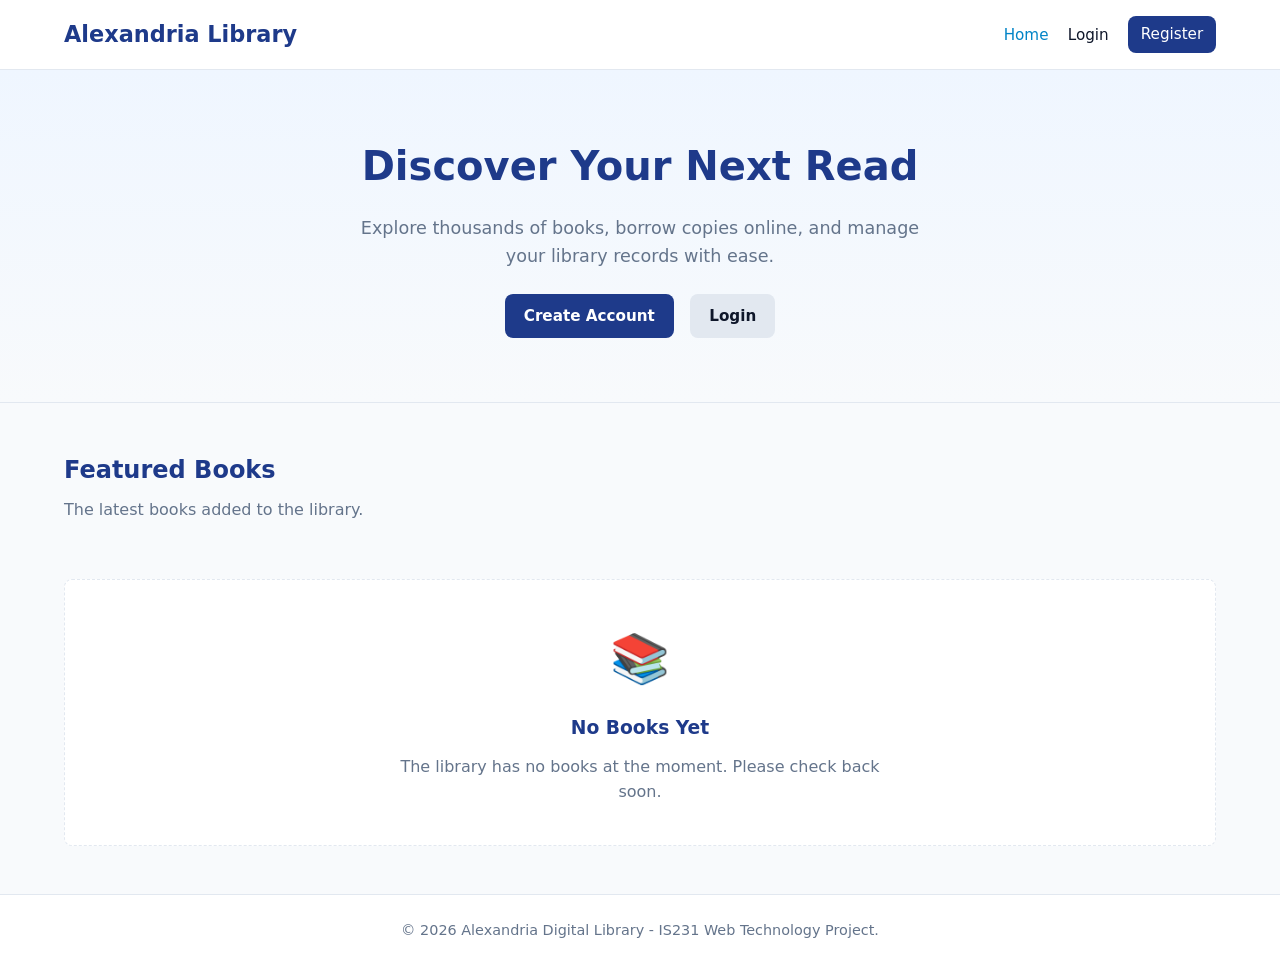
<file: index.html>
<!DOCTYPE html>
<html lang="en">

<head>
  <meta charset="UTF-8">
  <meta name="viewport" content="width=device-width, initial-scale=1.0">
  <title>Alexandria Digital Library | Home</title>
  <link rel="stylesheet" href="css/style.css">
  <style>
    .hero {
      text-align: center;
      padding: 4rem 1rem;
      background: linear-gradient(180deg, #eff6ff 0%, #f8fafc 100%);
      border-bottom: 1px solid var(--border-color);
    }

    .hero h1 {
      font-size: 2.5rem;
      color: var(--primary-color);
      margin-bottom: 1rem;
    }

    .hero p {
      font-size: 1.1rem;
      color: var(--text-muted);
      max-width: 600px;
      margin: 0 auto 1.5rem auto;
    }

    .hero .welcome-text {
      font-weight: 600;
      color: var(--primary-color);
    }

    .hero-actions {
      display: flex;
      gap: 1rem;
      justify-content: center;
      flex-wrap: wrap;
    }

    .featured {
      padding: 3rem 0;
    }

    .featured h2 {
      margin-bottom: 0.5rem;
      color: var(--primary-color);
    }

    .card-top {
      display: flex;
      justify-content: space-between;
      align-items: start;
      margin-bottom: 0.5rem;
    }

    .card .btn {
      text-align: center;
    }
  </style>
</head>

<body>

  <!-- Navbar is built by nav.js from the session role -->
  <header class="navbar" id="navbar"></header>

  <main>
    <section class="hero">
      <div class="container">
        <p id="welcome-text" class="welcome-text" hidden></p>
        <h1>Discover Your Next Read</h1>
        <p>Explore thousands of books, borrow copies online, and manage your library records with ease.</p>
        <!-- Buttons are filled by home.js: guests see Create Account / Login,
             a logged-in user sees the main pages of their role. -->
        <div id="home-actions" class="hero-actions"></div>
      </div>
    </section>

    <section class="container featured">
      <h2>Featured Books</h2>
      <p class="section-description">The latest books added to the library.</p>

      <div class="grid" id="featured-grid"></div>

      <section class="empty-state" id="featured-empty" hidden>
        <div class="empty-icon">
          <span>📚</span>
        </div>
        <h3>No Books Yet</h3>
        <p>The library has no books at the moment. Please check back soon.</p>
      </section>
    </section>
  </main>

  <footer>
    <div class="container">
      <p>&copy; 2026 Alexandria Digital Library - IS231 Web Technology Project.</p>
    </div>
  </footer>

  <script src="js/storage.js" defer></script>
  <script src="js/auth.js" defer></script>
  <script src="js/nav.js" defer></script>
  <script src="js/validation.js" defer></script>
  <script src="js/home.js" defer></script>
</body>

</html>
</file>
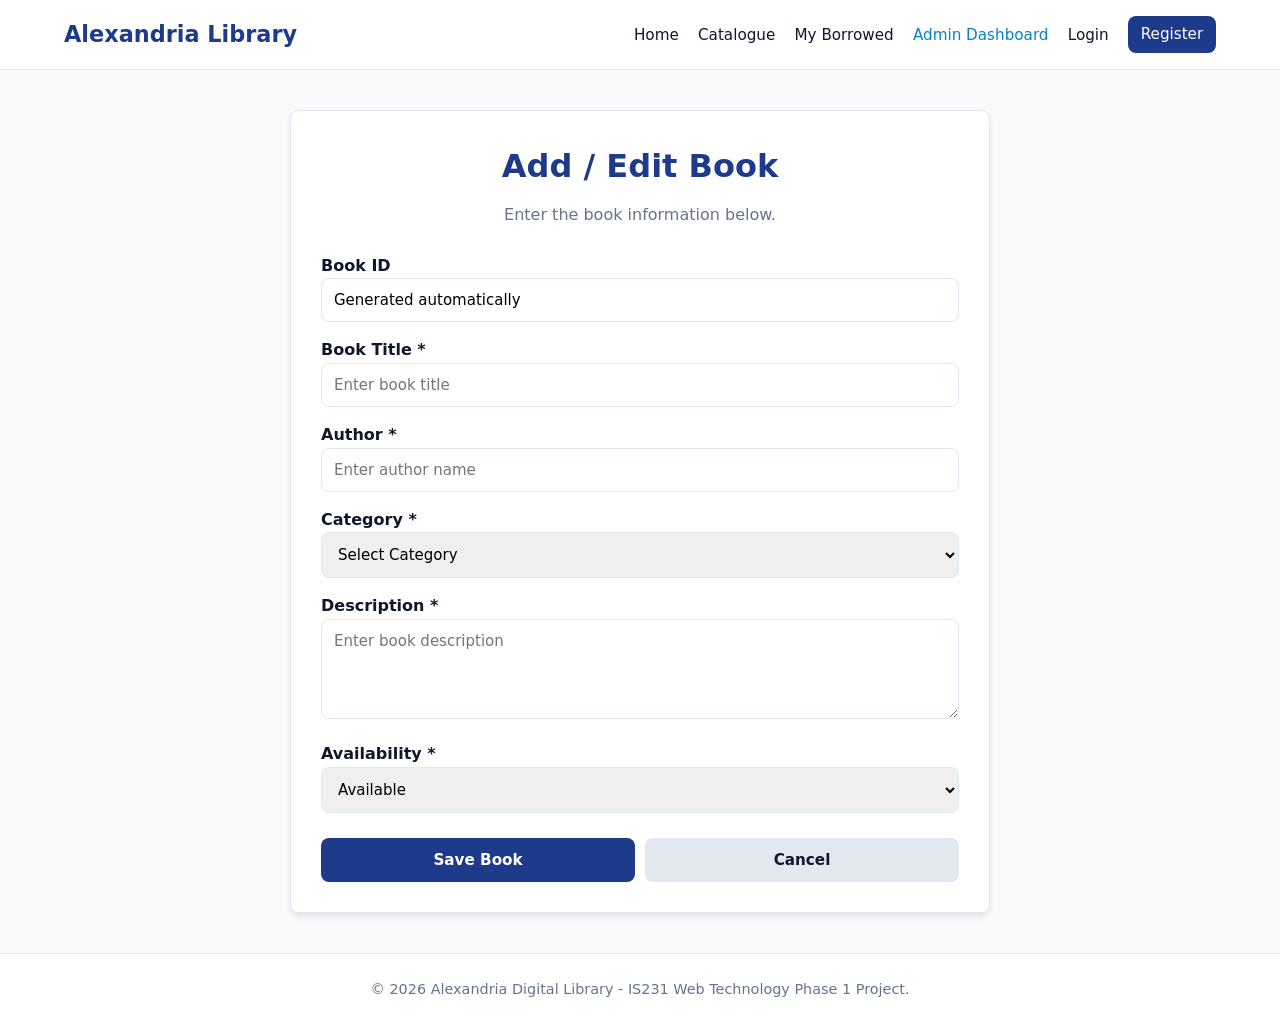
<file: add-edit-book.html>
<!DOCTYPE html>
<html lang="en">

<head>
    <meta charset="UTF-8">
    <meta name="viewport" content="width=device-width, initial-scale=1.0">
    <title>Alexandria Library | Add/Edit Book</title>
    <link rel="stylesheet" href="css/style.css">

    <style>
        .form-container {
            max-width: 700px;
            margin: 40px auto;
            background-color: white;
            padding: 30px;
            border: 1px solid var(--border-color);
            border-radius: var(--radius);
            box-shadow: var(--shadow);
        }

        .form-container h1 {
            color: var(--primary-color);
            margin-bottom: 10px;
            text-align: center;
        }

        .form-container p {
            color: var(--text-muted);
            text-align: center;
            margin-bottom: 25px;
        }

        .book-form {
            display: flex;
            flex-direction: column;
            gap: 15px;
        }

        .book-form label {
            font-weight: 600;
        }

        .book-form input,
        .book-form select,
        .book-form textarea {
            width: 100%;
            padding: 12px;
            border: 1px solid var(--border-color);
            border-radius: var(--radius);
            font-size: 15px;
        }

        .book-form textarea {
            height: 100px;
            resize: vertical;
        }

        .form-buttons {
            display: flex;
            gap: 10px;
            margin-top: 10px;
        }

        .form-buttons .btn {
            text-align: center;
            flex: 1;
        }

        @media (max-width: 600px) {
            .form-container {
                padding: 20px;
            }

            .form-buttons {
                flex-direction: column;
            }
        }
    </style>
</head>

<body>

<header class="navbar">
    <div class="container nav-container">
        <a href="index.html" class="logo">Alexandria Library</a>

        <nav>
            <ul class="nav-links">
                <li><a href="index.html">Home</a></li>
                <li><a href="books.html">Catalogue</a></li>
                <li><a href="my-borrowed.html">My Borrowed</a></li>
                <li><a href="admin-books.html" class="active">Admin Dashboard</a></li>
                <li><a href="login.html">Login</a></li>
                <li><a href="signup.html" class="btn btn-primary btn-register">Register</a></li>
            </ul>
        </nav>
    </div>
</header>

<main class="container">

    <div class="form-container">

        <h1>Add / Edit Book</h1>
        <p>Enter the book information below.</p>

        <form class="book-form">

            <div>
                <label for="book-id">Book ID</label>
                <input type="text" id="book-id" name="book-id"
                       value="Generated automatically" readonly>
            </div>

            <div>
                <label for="title">Book Title *</label>
                <input type="text" id="title" name="title"
                       placeholder="Enter book title" required>
            </div>

            <div>
                <label for="author">Author *</label>
                <input type="text" id="author" name="author"
                       placeholder="Enter author name" required>
            </div>

            <div>
                <label for="category">Category *</label>
                <select id="category" name="category" required>
                    <option value="">Select Category</option>
                    <option value="programming">Programming</option>
                    <option value="networking">Networking</option>
                    <option value="database">Database</option>
                    <option value="science">Science</option>
                    <option value="literature">Literature</option>
                </select>
            </div>

            <div>
                <label for="description">Description *</label>
                <textarea id="description" name="description"
                          placeholder="Enter book description" required></textarea>
            </div>

            <div>
                <label for="availability">Availability *</label>
                <select id="availability" name="availability" required>
                    <option value="available">Available</option>
                    <option value="borrowed">Borrowed</option>
                </select>
            </div>

            <div class="form-buttons">
                <button type="button" class="btn btn-primary">
                    Save Book
                </button>

                <a href="admin-books.html" class="btn btn-secondary">
                    Cancel
                </a>
            </div>

        </form>

    </div>

</main>

<footer>
    <div class="container">
        <p>&copy; 2026 Alexandria Digital Library - IS231 Web Technology Phase 1 Project.</p>
    </div>
</footer>

</body>
</html>
</file>
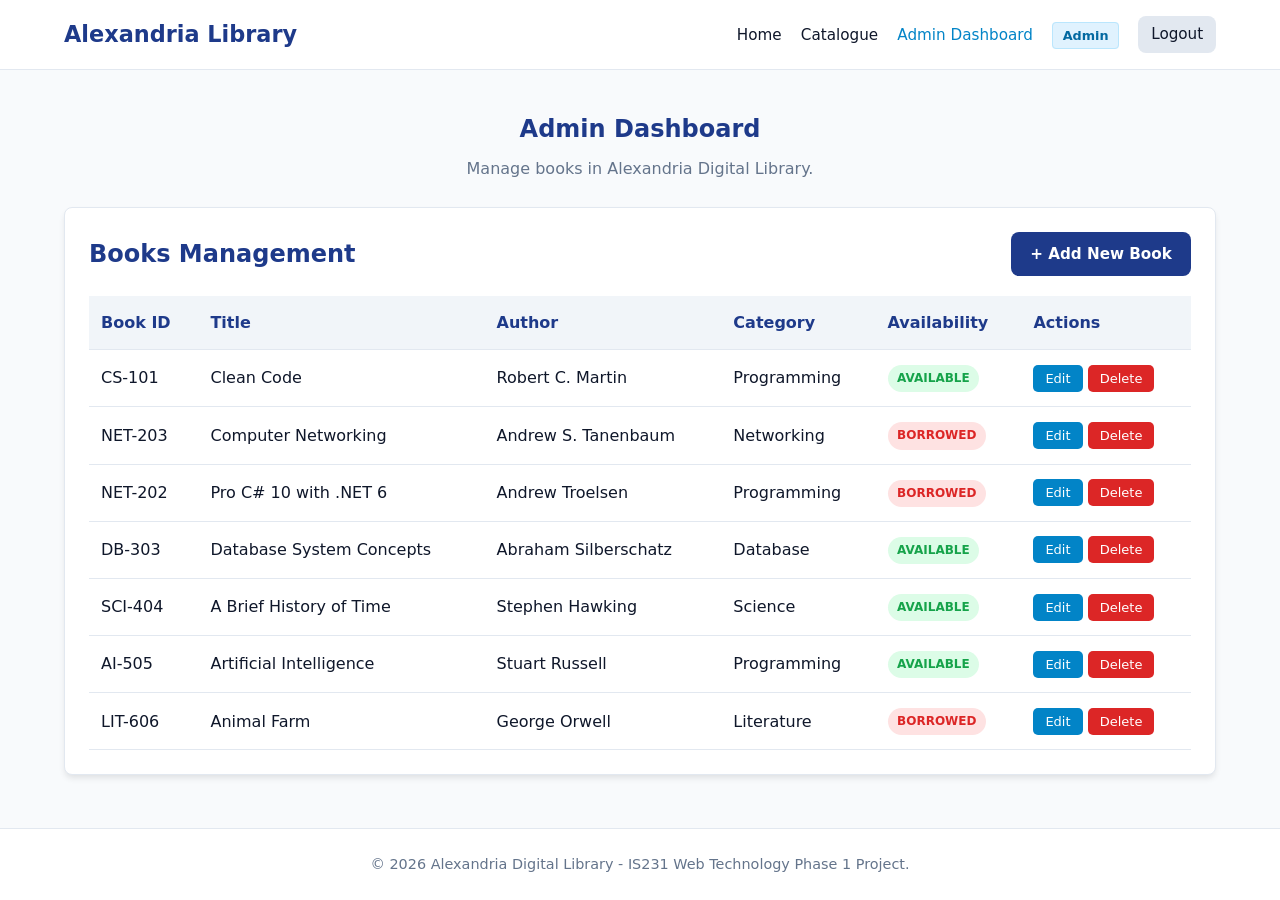
<file: admin-books.html>
<!DOCTYPE html>
<html lang="en">

<head>
    <meta charset="UTF-8">
    <meta name="viewport" content="width=device-width, initial-scale=1.0">
    <title>Alexandria Digital Library | Admin Dashboard</title>
    <link rel="stylesheet" href="css/style.css">

    <style>
        .admin-header {
            text-align: center;
            padding: 40px 16px 25px;
        }

        .admin-header h1 {
            color: var(--primary-color);
            margin-bottom: 8px;
        }

        .admin-section {
            background: white;
            padding: 24px;
            border: 1px solid var(--border-color);
            border-radius: var(--radius);
            box-shadow: var(--shadow);
            margin-bottom: 32px;
        }

        .admin-top {
            display: flex;
            justify-content: space-between;
            align-items: center;
            flex-wrap: wrap;
            gap: 15px;
            margin-bottom: 20px;
        }

        .admin-top h2 {
            color: var(--primary-color);
        }

        .table-wrapper {
            overflow-x: auto;
        }

        .books-table {
            width: 100%;
            border-collapse: collapse;
            text-align: left;
            min-width: 750px;
        }

        .books-table th,
        .books-table td {
            padding: 14px 12px;
            border-bottom: 1px solid var(--border-color);
        }

        .books-table th {
            background-color: #f1f5f9;
            color: var(--primary-color);
        }

        .books-table tr:hover {
            background-color: #f8fafc;
        }

        .edit-btn {
            color: white;
            background-color: var(--secondary-color);
            padding: 6px 12px;
            border-radius: 5px;
            text-decoration: none;
            font-size: 13px;
        }

        .delete-btn {
            color: white;
            background-color: var(--danger);
            padding: 6px 12px;
            border: none;
            border-radius: 5px;
            font-size: 13px;
            cursor: pointer;
        }

        @media (max-width: 768px) {
            .admin-section {
                padding: 15px;
            }
        }
    </style>
</head>

<body>

<header class="navbar">
    <div class="container nav-container">
        <a href="index.html" class="logo">Alexandria Library</a>

        <nav>
            <ul class="nav-links">
                <li><a href="index.html">Home</a></li>
                <li><a href="books.html">Catalogue</a></li>
                <li><a href="admin-books.html" class="active">Admin Dashboard</a></li>
                <li><span class="role-badge">Admin</span></li>
                <li><a href="index.html" class="btn btn-secondary btn-logout">Logout</a></li>
            </ul>
        </nav>
    </div>
</header>

<main class="container">

    <section class="admin-header">
        <h1>Admin Dashboard</h1>
        <p style="color: var(--text-muted);">
            Manage books in Alexandria Digital Library.
        </p>
    </section>

    <section class="admin-section">

        <div class="admin-top">
            <h2>Books Management</h2>

            <a href="add-edit-book.html" class="btn btn-primary">
                + Add New Book
            </a>
        </div>

        <div class="table-wrapper">
            <table class="books-table" id="books-table">

                <thead>
                <tr>
                    <th>Book ID</th>
                    <th>Title</th>
                    <th>Author</th>
                    <th>Category</th>
                    <th>Availability</th>
                    <th>Actions</th>
                </tr>
                </thead>

                <tbody>

                <tr>
                    <td>CS-101</td>
                    <td>Clean Code</td>
                    <td>Robert C. Martin</td>
                    <td>Programming</td>
                    <td><span class="badge badge-available">Available</span></td>
                    <td>
                        <a href="add-edit-book.html" class="edit-btn">Edit</a>
                        <button type="button" class="delete-btn">Delete</button>
                    </td>
                </tr>

                <tr>
                    <td>NET-203</td>
                    <td>Computer Networking</td>
                    <td>Andrew S. Tanenbaum</td>
                    <td>Networking</td>
                    <td><span class="badge badge-borrowed">Borrowed</span></td>
                    <td>
                        <a href="add-edit-book.html" class="edit-btn">Edit</a>
                        <button type="button" class="delete-btn">Delete</button>
                    </td>
                </tr>

                <tr>
                    <td>NET-202</td>
                    <td>Pro C# 10 with .NET 6</td>
                    <td>Andrew Troelsen</td>
                    <td>Programming</td>
                    <td><span class="badge badge-borrowed">Borrowed</span></td>
                    <td>
                        <a href="add-edit-book.html" class="edit-btn">Edit</a>
                        <button type="button" class="delete-btn">Delete</button>
                    </td>
                </tr>

                <tr>
                    <td>DB-303</td>
                    <td>Database System Concepts</td>
                    <td>Abraham Silberschatz</td>
                    <td>Database</td>
                    <td><span class="badge badge-available">Available</span></td>
                    <td>
                        <a href="add-edit-book.html" class="edit-btn">Edit</a>
                        <button type="button" class="delete-btn">Delete</button>
                    </td>
                </tr>

                <tr>
                    <td>SCI-404</td>
                    <td>A Brief History of Time</td>
                    <td>Stephen Hawking</td>
                    <td>Science</td>
                    <td><span class="badge badge-available">Available</span></td>
                    <td>
                        <a href="add-edit-book.html" class="edit-btn">Edit</a>
                        <button type="button" class="delete-btn">Delete</button>
                    </td>
                </tr>

                <tr>
                    <td>AI-505</td>
                    <td>Artificial Intelligence</td>
                    <td>Stuart Russell</td>
                    <td>Programming</td>
                    <td><span class="badge badge-available">Available</span></td>
                    <td>
                        <a href="add-edit-book.html" class="edit-btn">Edit</a>
                        <button type="button" class="delete-btn">Delete</button>
                    </td>
                </tr>

                <tr>
                    <td>LIT-606</td>
                    <td>Animal Farm</td>
                    <td>George Orwell</td>
                    <td>Literature</td>
                    <td><span class="badge badge-borrowed">Borrowed</span></td>
                    <td>
                        <a href="add-edit-book.html" class="edit-btn">Edit</a>
                        <button type="button" class="delete-btn">Delete</button>
                    </td>
                </tr>

                </tbody>

            </table>
        </div>

    </section>

</main>

<footer>
    <div class="container">
        <p>&copy; 2026 Alexandria Digital Library - IS231 Web Technology Phase 1 Project.</p>
    </div>
</footer>

<script>
    // Simple interactive delete handler
    document.getElementById('books-table').addEventListener('click', function(e) {
        if (e.target.classList.contains('delete-btn')) {
            const row = e.target.closest('tr');
            const title = row.children[1].textContent;
            if (confirm(`Are you sure you want to delete "${title}"?`)) {
                row.remove();
            }
        }
    });
</script>

</body>
</html>
</file>
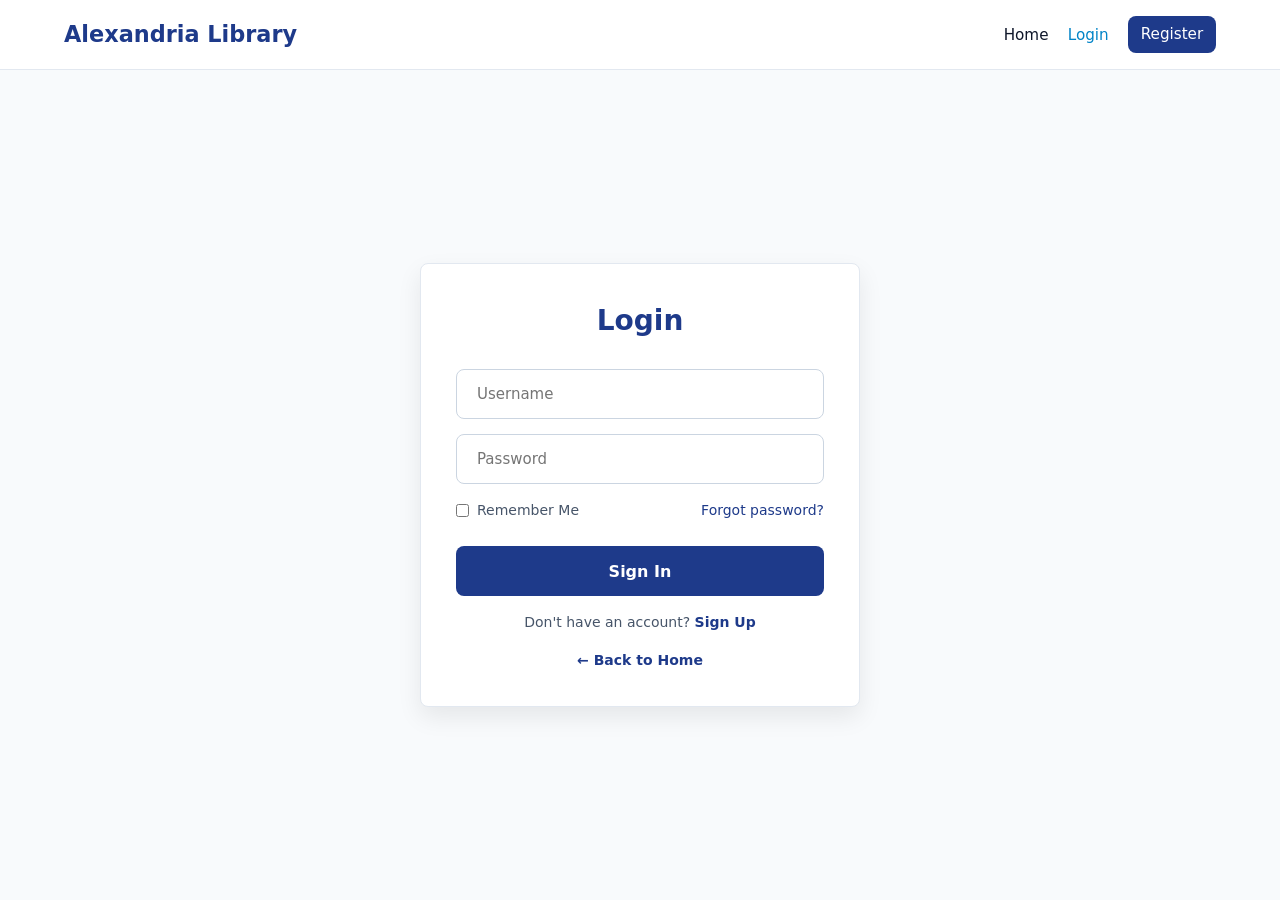
<file: books.html>
<!DOCTYPE html>
<html lang="en">

<head>
    <meta charset="UTF-8">
    <meta name="viewport" content="width=device-width, initial-scale=1.0">
    <title>Alexandria Digital Library | Catalogue</title>
    <link rel="stylesheet" href="css/style.css">
    <style>
        .search-section {
            background: #ffffff;
            padding: 1.5rem;
            border-radius: var(--radius, 10px);
            border: 1px solid var(--border-color, #e2e8f0);
            margin-bottom: 2rem;
        }

        .search-filters {
            display: flex;
            gap: 1rem;
            flex-wrap: wrap;
            align-items: flex-end;
            margin-top: 1rem;
        }

        .filter-group {
            display: flex;
            flex-direction: column;
            gap: 0.35rem;
            flex: 1;
            min-width: 180px;
        }

        .filter-group input,
        .filter-group select {
            padding: 0.6rem 0.8rem;
            border: 1px solid var(--border-color, #cbd5e1);
            border-radius: 6px;
            font-size: 0.95rem;
            outline: none;
        }

        .filter-group input:focus,
        .filter-group select:focus {
            border-color: var(--primary-color, #1e3a8a);
        }

        /* shown or hidden with the hidden attribute from books.js */
        .empty-state {
            text-align: center;
            padding: 3rem 1rem;
            background: #ffffff;
            border-radius: var(--radius, 10px);
            border: 1px dashed var(--border-color, #cbd5e1);
            margin-top: 1.5rem;
        }

        .empty-icon {
            font-size: 3rem;
            margin-bottom: 0.5rem;
        }

        .card-top {
            display: flex;
            justify-content: space-between;
            align-items: start;
            margin-bottom: 0.5rem;
        }

        .card .btn {
            text-align: center;
        }
    </style>
</head>

<body hidden>

    <!-- Navbar is built by nav.js from the session role -->
    <header class="navbar" id="navbar"></header>

    <main class="container" style="padding: 2.5rem 0;">
        <section class="catalogue-header" style="margin-bottom: 2rem;">
            <h1 style="color: var(--primary-color, #1e3a8a); margin-bottom: 0.5rem;">Book Catalogue</h1>
            <p style="color: var(--text-muted, #64748b);">Explore our collection and find your next favorite book.</p>
        </section>


        <section class="search-section">
            <h2 style="font-size: 1.25rem; color: #1e293b;">Search Books</h2>
            <div class="search-filters">
                <div class="filter-group">
                    <label for="book-title"><strong>Book Title</strong></label>
                    <input type="text" id="book-title" name="title" placeholder="Enter book title">
                </div>

                <div class="filter-group">
                    <label for="book-author"><strong>Author</strong></label>
                    <input type="text" id="book-author" name="author" placeholder="Enter author name">
                </div>

                <div class="filter-group">
                    <label for="book-category"><strong>Category</strong></label>
                    <select id="book-category" name="category">
                        <option value="">All Categories</option>
                        <option value="programming">Programming</option>
                        <option value="networking">Networking</option>
                        <option value="database">Database</option>
                        <option value="science">Science</option>
                        <option value="literature">Literature</option>
                    </select>
                </div>

                <button type="button" id="search-btn" class="btn btn-primary" style="height: 42px; padding: 0 1.5rem;">Search</button>
            </div>
        </section>


        <section class="books-section">
            <h2 style="font-size: 1.4rem; color: #1e293b; margin-bottom: 0.25rem;">Books Collection</h2>
            <p style="color: var(--text-muted, #64748b); margin-bottom: 1.5rem;">Browse our books and explore their details.</p>

            <!-- Cards are made by books.js from the books in storage -->
            <div class="grid" id="books-grid"></div>

            <section class="empty-state" id="books-empty" hidden>
                <div class="empty-icon"><span>📚</span></div>
                <h3 id="empty-title">No Books Found</h3>
                <p id="empty-text" style="color: var(--text-muted);">We couldn't find any books matching your search. Try another title, author, or category.</p>
            </section>
        </section>
    </main>

    <footer>
        <div class="container">
            <p>&copy; 2026 Alexandria Digital Library - IS231 Web Technology Project.</p>
        </div>
    </footer>

    <script src="js/storage.js" defer></script>
    <script src="js/auth.js" defer></script>
    <script src="js/nav.js" defer></script>
    <script src="js/validation.js" defer></script>
    <script src="js/books.js" defer></script>
</body>

</html>
</file>
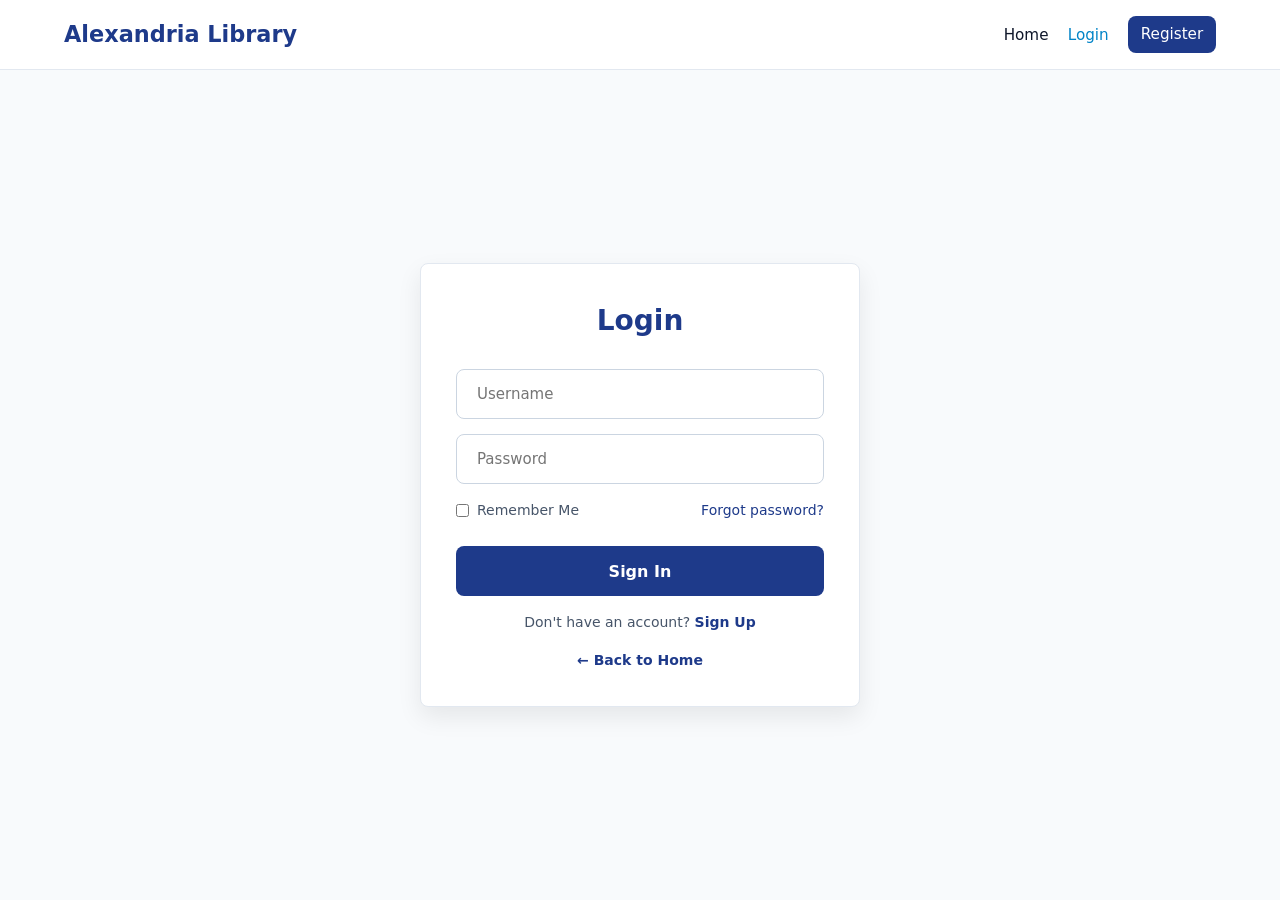
<file: login.html>
<!DOCTYPE html>
<html lang="en">

<head>
    <meta charset="UTF-8">
    <meta name="viewport" content="width=device-width, initial-scale=1.0">
    <title>Alexandria Digital Library | Login</title>
    <link rel="stylesheet" href="css/style.css">

    <style>
        .auth-main {
            flex: 1;
            display: flex;
            justify-content: center;
            align-items: center;
            padding: 24px 16px;
        }

        .login-box {
            display: flex;
            justify-content: center;
            flex-direction: column;
            width: 100%;
            max-width: 440px;
            padding: 35px;
            background: #ffffff;
            border-radius: var(--radius, 12px);
            box-shadow: 0 10px 25px rgba(0, 0, 0, 0.08);
            border: 1px solid var(--border-color, #e2e8f0);
            box-sizing: border-box;
        }

        .login-header {
            text-align: center;
            margin-bottom: 25px;
        }

        .login-header h2 {
            color: #1e3a8a;
            font-size: 28px;
            font-weight: 700;
            margin: 0;
        }

        .input-box {
            margin-bottom: 15px;
        }

        .input-box .input-field {
            width: 100%;
            height: 50px;
            font-size: 15px;
            padding: 0 20px;
            border-radius: 8px;
            border: 1px solid #cbd5e1;
            box-sizing: border-box;
            outline: none;
            transition: border-color 0.2s, box-shadow 0.2s;
        }

        .input-box .input-field:focus {
            border-color: #1e3a8a;
            box-shadow: 0 0 0 3px rgba(30, 58, 138, 0.15);
        }

        /* :valid / :invalid styling (shown after the user visits a field or tries to submit) */
        .input-box .input-field.touched:valid,
        .was-submitted .input-box .input-field:valid {
            border-color: #16a34a;
        }

        .input-box .input-field.touched:invalid,
        .was-submitted .input-box .input-field:invalid {
            border-color: #dc2626;
        }

        .forgot {
            display: flex;
            justify-content: space-between;
            align-items: center;
            margin-bottom: 25px;
            font-size: 14px;
        }

        .forgot section {
            display: flex;
            align-items: center;
            color: #475569;
        }

        #check {
            margin-right: 8px;
            cursor: pointer;
        }

        .forgot label {
            cursor: pointer;
        }

        .forgot a {
            color: #1e3a8a;
            text-decoration: none;
        }

        .forgot a:hover {
            text-decoration: underline;
        }

        .submit-btn {
            width: 100%;
            height: 50px;
            background: #1e3a8a;
            color: #ffffff;
            border: none;
            border-radius: 8px;
            font-size: 16px;
            font-weight: 600;
            cursor: pointer;
            transition: background 0.2s;
        }

        .submit-btn:hover {
            background: #172554;
        }

        .submit-btn:disabled {
            opacity: 0.6;
            cursor: not-allowed;
        }

        .sign-up-link,
        .guest-link {
            text-align: center;
            font-size: 14px;
            margin-top: 15px;
            color: #475569;
        }

        .sign-up-link a,
        .guest-link a {
            color: #1e3a8a;
            font-weight: 600;
            text-decoration: none;
        }

        .sign-up-link a:hover,
        .guest-link a:hover {
            text-decoration: underline;
        }

        .form-message {
            padding: 10px 14px;
            border-radius: 8px;
            margin-bottom: 15px;
            font-size: 14.4px;
            font-weight: 600;
        }

        .form-message-error {
            background: #fee2e2;
            color: #dc2626;
        }

        .form-message-success {
            background: #dcfce7;
            color: #16a34a;
        }
    </style>
</head>

<body>

    <!-- Navbar is built by nav.js from the session role -->
    <header class="navbar" id="navbar"></header>

    <main class="auth-main">
        <div class="login-box">
            <div class="login-header">
                <h2>Login</h2>
            </div>

            <p id="form-message" class="form-message" role="alert" hidden></p>

            <form id="login-form">
                <div class="input-box">
                    <input type="text" id="username" name="username" class="input-field" placeholder="Username"
                        autocomplete="username" required>
                </div>

                <div class="input-box">
                    <input type="password" id="password" name="password" class="input-field" placeholder="Password"
                        autocomplete="current-password" required>
                </div>

                <div class="forgot">
                    <section>
                        <input type="checkbox" id="check" />
                        <label for="check">Remember Me</label>
                    </section>
                    <a href="#">Forgot password?</a>
                </div>

                <button type="submit" class="submit-btn" id="submit">Sign In</button>
            </form>

            <div class="sign-up-link">
                <p>Don't have an account? <a href="signup.html">Sign Up</a></p>
            </div>

            <div class="guest-link">
                <p><a href="index.html">&larr; Back to Home</a></p>
            </div>
        </div>
    </main>

    <script src="js/storage.js" defer></script>
    <script src="js/auth.js" defer></script>
    <script src="js/nav.js" defer></script>
    <script src="js/validation.js" defer></script>
    <script src="js/login.js" defer></script>
</body>

</html>
</file>
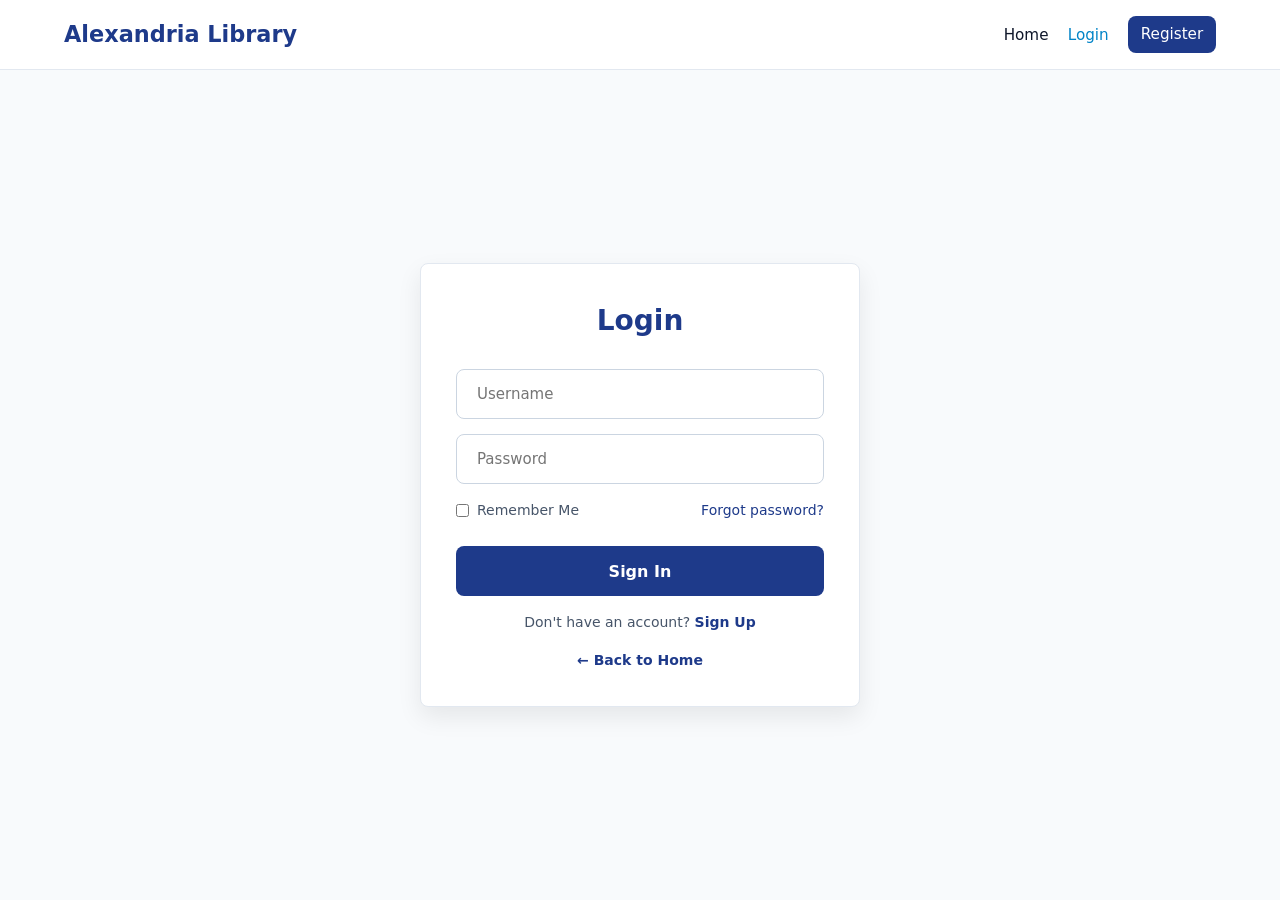
<file: my-borrowed.html>
<!DOCTYPE html>
<html lang="en">

<head>
    <meta charset="UTF-8">
    <meta name="viewport" content="width=device-width, initial-scale=1.0">

    <title>Alexandria Digital Library | My Borrowed Books</title>

    <link rel="stylesheet" href="css/style.css">
    <script src="js/storage.js" defer></script>
    <script src="js/auth.js" defer></script>
    <script src="js/nav.js" defer></script>
    <script src="js/validation.js" defer></script>
    <script src="js/my-borrowed.js" defer></script>
</head>

<body hidden>
    <!-- Dynamic Navbar built by nav.js -->
    <header class="navbar" id="navbar"></header>

    <main class="container">
        <section class="catalogue-header">
            <h1>My Borrowed Books</h1>
            <p>Track the books you currently have and return them when you are done.</p>
        </section>

        <!-- Return alert -->
        <div id="return-alert" class="alert alert-success" role="status" hidden>
            <span id="return-alert-text"></span>
            <button type="button" class="alert-close" id="alert-close" aria-label="Close message">&times;</button>
        </div>

        <!-- Borrowed filter -->
        <section class="search-section">
            <h2>Filter My Books</h2>

            <div class="borrowed-filters">
                <div class="filter-group">
                    <label for="borrowed-title">Book Title</label>
                    <input type="text" id="borrowed-title" name="title" placeholder="Search in my borrowed books">
                </div>

                <div class="filter-group">
                    <label for="borrowed-category">Category</label>
                    <select id="borrowed-category" name="category">
                        <option value="">All Categories</option>
                        <option value="programming">Programming</option>
                        <option value="networking">Networking</option>
                        <option value="database">Database</option>
                        <option value="science">Science</option>
                        <option value="literature">Literature</option>
                    </select>
                </div>

                <button type="button" class="btn btn-primary" id="filter-btn">Filter</button>
                <button type="button" class="btn btn-secondary" id="clear-btn">Clear</button>
            </div>
        </section>

        <section class="books-section">
            <div class="borrowed-summary">
                <h2>Current Borrowed Books</h2>
                <p class="borrowed-count">
                    You currently have <strong id="borrowed-count">0</strong> borrowed book(s).
                </p>
            </div>

            <div class="grid" id="borrowed-grid"></div>

            <!-- Empty state (no borrowed books) -->
            <section class="empty-state" id="empty-state" hidden>
                <div class="empty-icon">
                    <span>📖</span>
                </div>

                <h3 id="empty-title">No Borrowed Books</h3>

                <p id="empty-text">
                    You have no borrowed books right now.
                    Browse the catalogue and borrow your next read.
                </p>

                <a href="books.html" class="btn btn-primary btn-empty" id="empty-browse-btn">Browse Catalogue</a>
            </section>
        </section>
    </main>

    <footer>
        <div class="container">
            <p>&copy; 2026 Alexandria Digital Library - IS231 Web Technology Phase 2 Project.</p>
        </div>
    </footer>
</body>

</html>
</file>
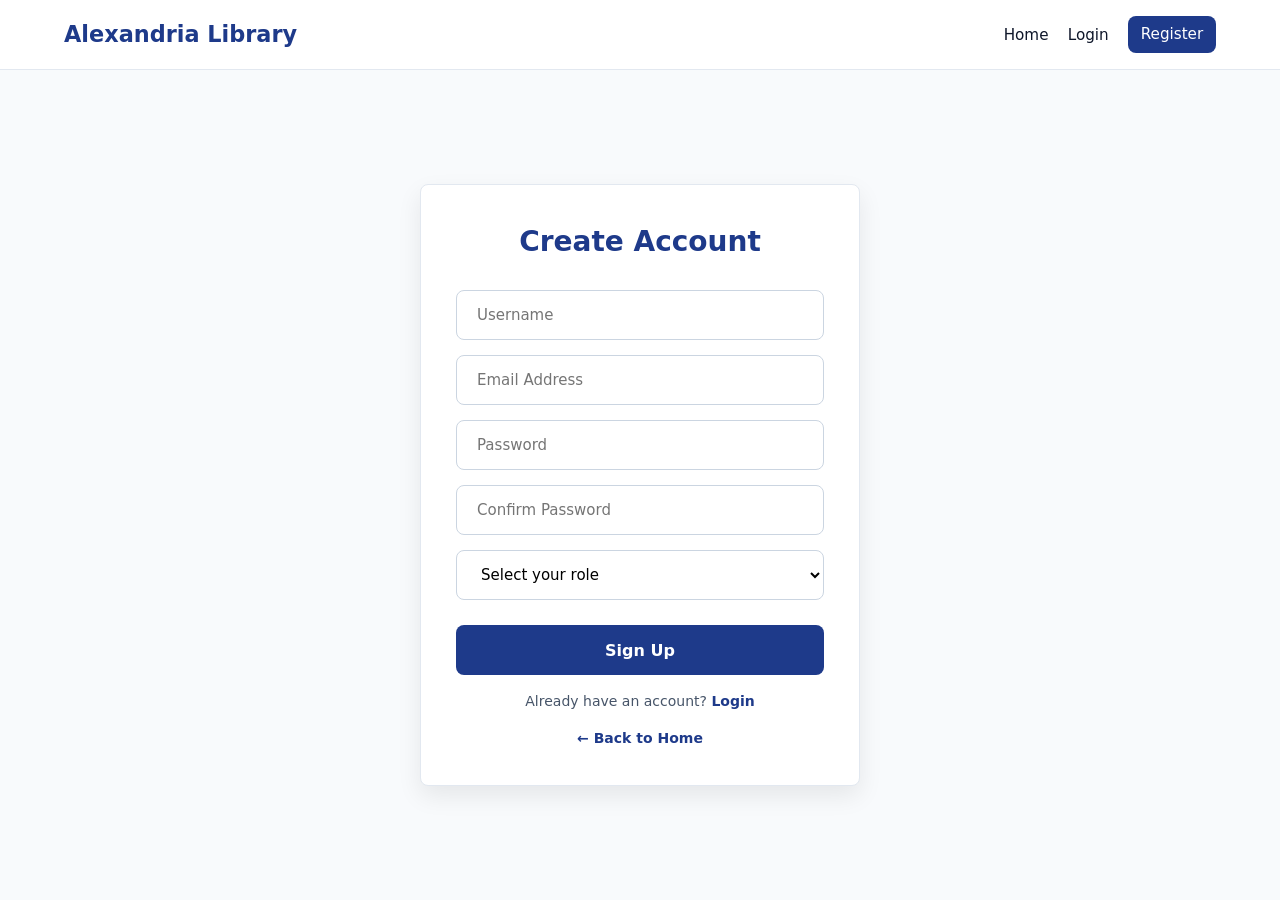
<file: signup.html>
<!DOCTYPE html>
<html lang="en">

<head>
    <meta charset="UTF-8">
    <meta name="viewport" content="width=device-width, initial-scale=1.0">
    <title>Alexandria Digital Library | Sign Up</title>
    <link rel="stylesheet" href="css/style.css">

    <style>
        .auth-main {
            flex: 1;
            display: flex;
            justify-content: center;
            align-items: center;
            padding: 24px 16px;
        }

        .signup-box {
            display: flex;
            justify-content: center;
            flex-direction: column;
            width: 100%;
            max-width: 440px;
            padding: 35px;
            background: #ffffff;
            border-radius: var(--radius, 12px);
            box-shadow: 0 10px 25px rgba(0, 0, 0, 0.08);
            border: 1px solid var(--border-color, #e2e8f0);
            box-sizing: border-box;
        }

        .signup-header {
            text-align: center;
            margin-bottom: 25px;
        }

        .signup-header h2 {
            color: #1e3a8a;
            font-size: 28px;
            font-weight: 700;
            margin: 0;
        }

        .input-box {
            margin-bottom: 15px;
        }

        .input-box .input-field {
            width: 100%;
            height: 50px;
            font-size: 15px;
            padding: 0 20px;
            border-radius: 8px;
            border: 1px solid #cbd5e1;
            box-sizing: border-box;
            outline: none;
            background: #ffffff;
            transition: border-color 0.2s, box-shadow 0.2s;
        }

        .input-box .input-field:focus {
            border-color: #1e3a8a;
            box-shadow: 0 0 0 3px rgba(30, 58, 138, 0.15);
        }

        /* :valid / :invalid styling (shown after the user visits a field or tries to submit) */
        .input-box .input-field.touched:valid,
        .was-submitted .input-box .input-field:valid {
            border-color: #16a34a;
        }

        .input-box .input-field.touched:invalid,
        .was-submitted .input-box .input-field:invalid {
            border-color: #dc2626;
        }

        .submit-btn {
            width: 100%;
            height: 50px;
            background: #1e3a8a;
            color: #ffffff;
            border: none;
            border-radius: 8px;
            font-size: 16px;
            font-weight: 600;
            cursor: pointer;
            margin-top: 10px;
            transition: background 0.2s;
        }

        .submit-btn:hover {
            background: #172554;
        }

        .submit-btn:disabled {
            opacity: 0.6;
            cursor: not-allowed;
        }

        .login-link,
        .guest-link {
            text-align: center;
            font-size: 14px;
            margin-top: 15px;
            color: #475569;
        }

        .login-link a,
        .guest-link a {
            color: #1e3a8a;
            font-weight: 600;
            text-decoration: none;
        }

        .login-link a:hover,
        .guest-link a:hover {
            text-decoration: underline;
        }

        .form-message {
            padding: 10px 14px;
            border-radius: 8px;
            margin-bottom: 15px;
            font-size: 14.4px;
            font-weight: 600;
        }

        .form-message-error {
            background: #fee2e2;
            color: #dc2626;
        }

        .form-message-success {
            background: #dcfce7;
            color: #16a34a;
        }
    </style>
</head>

<body>

    <!-- Navbar is built by nav.js from the session role -->
    <header class="navbar" id="navbar"></header>

    <main class="auth-main">
        <div class="signup-box">
            <div class="signup-header">
                <h2>Create Account</h2>
            </div>

            <p id="form-message" class="form-message" role="alert" hidden></p>

            <form id="signup-form">
                <div class="input-box">
                    <input type="text" id="username" name="username" class="input-field" placeholder="Username"
                        autocomplete="username" required minlength="3" maxlength="20" pattern="[A-Za-z0-9_]+"
                        title="3 to 20 characters: letters, digits and underscores only.">
                </div>

                <div class="input-box">
                    <input type="email" id="email" name="email" class="input-field" placeholder="Email Address"
                        autocomplete="email" required>
                </div>

                <div class="input-box">
                    <input type="password" id="password" name="password" class="input-field" placeholder="Password"
                        autocomplete="new-password" required minlength="8"
                        pattern="(?=.*[a-z])(?=.*[A-Z])(?=.*[0-9]).{8,}"
                        title="At least 8 characters, with an uppercase letter, a lowercase letter and a digit.">
                </div>

                <div class="input-box">
                    <input type="password" id="confirm-password" name="confirmPassword" class="input-field"
                        placeholder="Confirm Password" autocomplete="new-password" required>
                </div>

                <div class="input-box">
                    <select id="role" name="role" class="input-field" required>
                        <option value="">Select your role</option>
                        <option value="user">User</option>
                        <option value="admin">Administrator</option>
                    </select>
                </div>

                <button type="submit" class="submit-btn" id="submit">Sign Up</button>
            </form>

            <div class="login-link">
                <p>Already have an account? <a href="login.html">Login</a></p>
            </div>

            <div class="guest-link">
                <p><a href="index.html">&larr; Back to Home</a></p>
            </div>
        </div>
    </main>

    <script src="js/storage.js" defer></script>
    <script src="js/auth.js" defer></script>
    <script src="js/nav.js" defer></script>
    <script src="js/validation.js" defer></script>
    <script src="js/signup.js" defer></script>
</body>

</html>
</file>
<file: css/style.css>
:root {
  --primary-color: #1e3a8a;
  --primary-hover: #172554;
  --secondary-color: #0284c7;
  --bg-color: #f8fafc;
  --card-bg: #ffffff;
  --text-main: #0f172a;
  --text-muted: #64748b;
  --border-color: #e2e8f0;
  --success: #16a34a;
  --danger: #dc2626;
  --radius: 8px;
  --shadow: 0 4px 6px -1px rgb(0 0 0 / 0.1);
}

* {
  margin: 0;
  padding: 0;
  box-sizing: border-box;
  font-family: system-ui, -apple-system, BlinkMacSystemFont, "Segoe UI", Roboto, sans-serif;
}

body {
  background-color: var(--bg-color);
  color: var(--text-main);
  line-height: 1.6;
  min-height: 100vh;
  display: flex;
  flex-direction: column;
}

.container {
  width: 90%;
  max-width: 1200px;
  margin: 0 auto;
}

.navbar {
  background-color: #ffffff;
  border-bottom: 1px solid var(--border-color);
  position: sticky;
  top: 0;
  z-index: 1000;
}

.nav-container {
  display: flex;
  justify-content: space-between;
  align-items: center;
  padding: 16px 0;
}

.logo {
  font-size: 22.4px;
  font-weight: 700;
  color: var(--primary-color);
  text-decoration: none;
}

.nav-links {
  display: flex;
  gap: 19.2px;
  align-items: center;
  list-style: none;
}

.nav-links a {
  text-decoration: none;
  color: var(--text-main);
  font-weight: 500;
  font-size: 15.2px;
  transition: color 0.2s;
}

.nav-links a:hover,
.nav-links a.active {
  color: var(--secondary-color);
}

.role-badge {
  background-color: #e0f2fe;
  color: #0369a1;
  padding: 4.8px 9.6px;
  border-radius: 4px;
  font-size: 12.8px;
  font-weight: 600;
  border: 1px solid #bae6fd;
}

.btn {
  display: inline-block;
  padding: 9.6px 19.2px;
  border-radius: var(--radius);
  font-weight: 600;
  text-decoration: none;
  border: none;
  cursor: pointer;
  transition: all 0.2s;
  font-size: 15.2px;
}

.btn-primary {
  background-color: var(--primary-color);
  color: #ffffff;
}

.btn-primary:hover {
  background-color: var(--primary-hover);
}

.btn-secondary {
  background-color: #e2e8f0;
  color: var(--text-main);
}

.btn-secondary:hover {
  background-color: #cbd5e1;
}

.btn-register {
    color: white !important;
    padding: 6.4px 12.8px !important;
}

.badge {
  display: inline-block;
  padding: 4px 9.6px;
  font-size: 12px;
  font-weight: 700;
  border-radius: 9999px;
  text-transform: uppercase;
}

.badge-available {
  background-color: #dcfce7;
  color: var(--success);
}

.badge-borrowed {
  background-color: #fee2e2;
  color: var(--danger);
}


.grid {
  display: grid;
  grid-template-columns: repeat(auto-fill, minmax(260px, 1fr));
  gap: 24px;
  margin: 24px 0;
}

.card {
  background: var(--card-bg);
  border: 1px solid var(--border-color);
  border-radius: var(--radius);
  padding: 20px;
  box-shadow: var(--shadow);
  display: flex;
  flex-direction: column;
  justify-content: space-between;
}

footer {
  margin-top: auto;
  background-color: #ffffff;
  border-top: 1px solid var(--border-color);
  padding: 24px 0;
  text-align: center;
  color: var(--text-muted);
  font-size: 14.4px;
}

.catalogue-header {
  text-align: center;
  padding: 48px 16px 32px;
}

.catalogue-header h1 {
  color: var(--primary-color);
  font-size: 35.2px;
  margin-bottom: 8px;
}

.catalogue-header p {
  color: var(--text-muted);
}

.search-section {
  background-color: var(--card-bg);
  padding: 24px;
  border: 1px solid var(--border-color);
  border-radius: var(--radius);
  box-shadow: var(--shadow);
  margin-bottom: 32px;
}

.search-section h2 {
  color: var(--primary-color);
  margin-bottom: 19.2px;
}

.search-filters {
  display: grid;
  grid-template-columns: repeat(3, 1fr) auto;
  gap: 16px;
  align-items: end;
}

.filter-group {
  display: flex;
  flex-direction: column;
  gap: 6.4px;
}

.filter-group label {
  font-weight: 600;
  font-size: 14.4px;
}

.filter-group input,
.filter-group select {
  width: 100%;
  padding: 11.2px;
  border: 1px solid var(--border-color);
  border-radius: var(--radius);
  font-size: 15.2px;
  background-color: white;
}

.filter-group input:focus,
.filter-group select:focus {
  outline: none;
  border-color: var(--secondary-color);
}

@media (max-width: 768px) {

  .search-filters {
    grid-template-columns: 1fr;
  }

}

.books-section {
  margin: 32px 0;
}

.books-section h2 {
  color: var(--primary-color);
  margin-bottom: 8px;
}

.section-description {
  color: var(--text-muted);
  margin-bottom: 24px;
}

.book-id {
  color: var(--text-muted);
  font-size: 12.8px;
  margin: 11.2px 0;
}

.book-author {
  color: var(--text-muted);
  font-size: 14.4px;
  margin: 6.4px 0;
}

.book-category {
  color: var(--secondary-color);
  font-size: 13.6px;
  font-weight: 600;
  margin: 8px 0;
}

.book-description {
  color: var(--text-muted);
  font-size: 14.4px;
  margin: 12.8px 0 16px;
}

.empty-state {
  text-align: center;
  background-color: var(--card-bg);
  border: 1px dashed var(--border-color);
  border-radius: var(--radius);
  padding: 40px 16px;
  margin-top: 32px;
}

.empty-icon {
  font-size: 48px;
  margin-bottom: 16px;
}

.empty-state h3 {
  color: var(--primary-color);
  margin-bottom: 11.2px;
}

.empty-state p {
  color: var(--text-muted);
  max-width: 500px;
  margin: 0 auto;
}


.book-details-wrapper {
    margin: 40px auto;
    max-width: 900px; 
    padding: 32px;
}

.details-flex {
    display: flex;
    gap: 40px;
    align-items: flex-start;
}

.details-img-col {
    flex: 0 0 280px; 
}

.cover-img {
    width: 100%;
    border-radius: var(--radius);
    box-shadow: var(--shadow);
    border: 1px solid var(--border-color);
}

.details-text-col {
    display: flex;
    flex-direction: column;
    gap: 12px;
}

.details-title {
    color: var(--primary-color);
    font-size: 32px;
    margin-bottom: 8px;
}

.details-actions {
    margin-top: 16px;
    display: flex;
    gap: 16px;
}

@media (max-width: 768px) {
    .details-flex {
        flex-direction: column;
        align-items: center;
        text-align: center;
    }
    .details-actions {
        justify-content: center;
    }
}

 
[hidden] {
  display: none !important;
}
 
.btn-logout {
  padding: 6.4px 12.8px;
}
 

.borrowed-filters {
  display: grid;
  grid-template-columns: 2fr 1fr auto;
  gap: 16px;
  align-items: end;
}
 

.borrowed-summary {
  display: flex;
  justify-content: space-between;
  align-items: center;
  flex-wrap: wrap;
  gap: 8px;
  margin-bottom: 8px;
}
 
.borrowed-summary h2 {
  color: var(--primary-color);
}
 
.borrowed-count {
  background-color: #e0f2fe;
  color: #0369a1;
  border: 1px solid #bae6fd;
  padding: 4.8px 12.8px;
  border-radius: 9999px;
  font-size: 14.4px;
}
 

.borrow-dates {
  display: flex;
  gap: 24px;
  margin: 16px 0;
  padding-top: 12px;
  border-top: 1px solid var(--border-color);
}
 
.borrow-dates dt {
  color: var(--text-muted);
  font-size: 12.8px;
}
 
.borrow-dates dd {
  font-weight: 600;
  font-size: 14.4px;
}
 

.card-actions {
  display: flex;
  gap: 10px;
}
 
.card-actions .btn {
  flex: 1;
  text-align: center;
}
 
.btn:disabled {
  opacity: 0.6;
  cursor: not-allowed;
}
 

.borrowed-card.is-returned {
  border-color: #bbf7d0;
  background-color: #f0fdf4;
}
 

.alert {
  display: flex;
  justify-content: space-between;
  align-items: center;
  gap: 12px;
  padding: 12px 16px;
  border-radius: var(--radius);
  margin-bottom: 24px;
  font-weight: 600;
}
 
.alert-success {
  background-color: #dcfce7;
  color: var(--success);
  border: 1px solid #bbf7d0;
}
 
.alert-close {
  background: none;
  border: none;
  font-size: 22px;
  line-height: 1;
  cursor: pointer;
  color: inherit;
}
 
.btn-empty {
  margin-top: 20px;
}
 
@media (max-width: 768px) {
  .borrowed-filters {
    grid-template-columns: 1fr;
  }
 
  .card-actions {
    flex-direction: column;
  }
}
</file>
